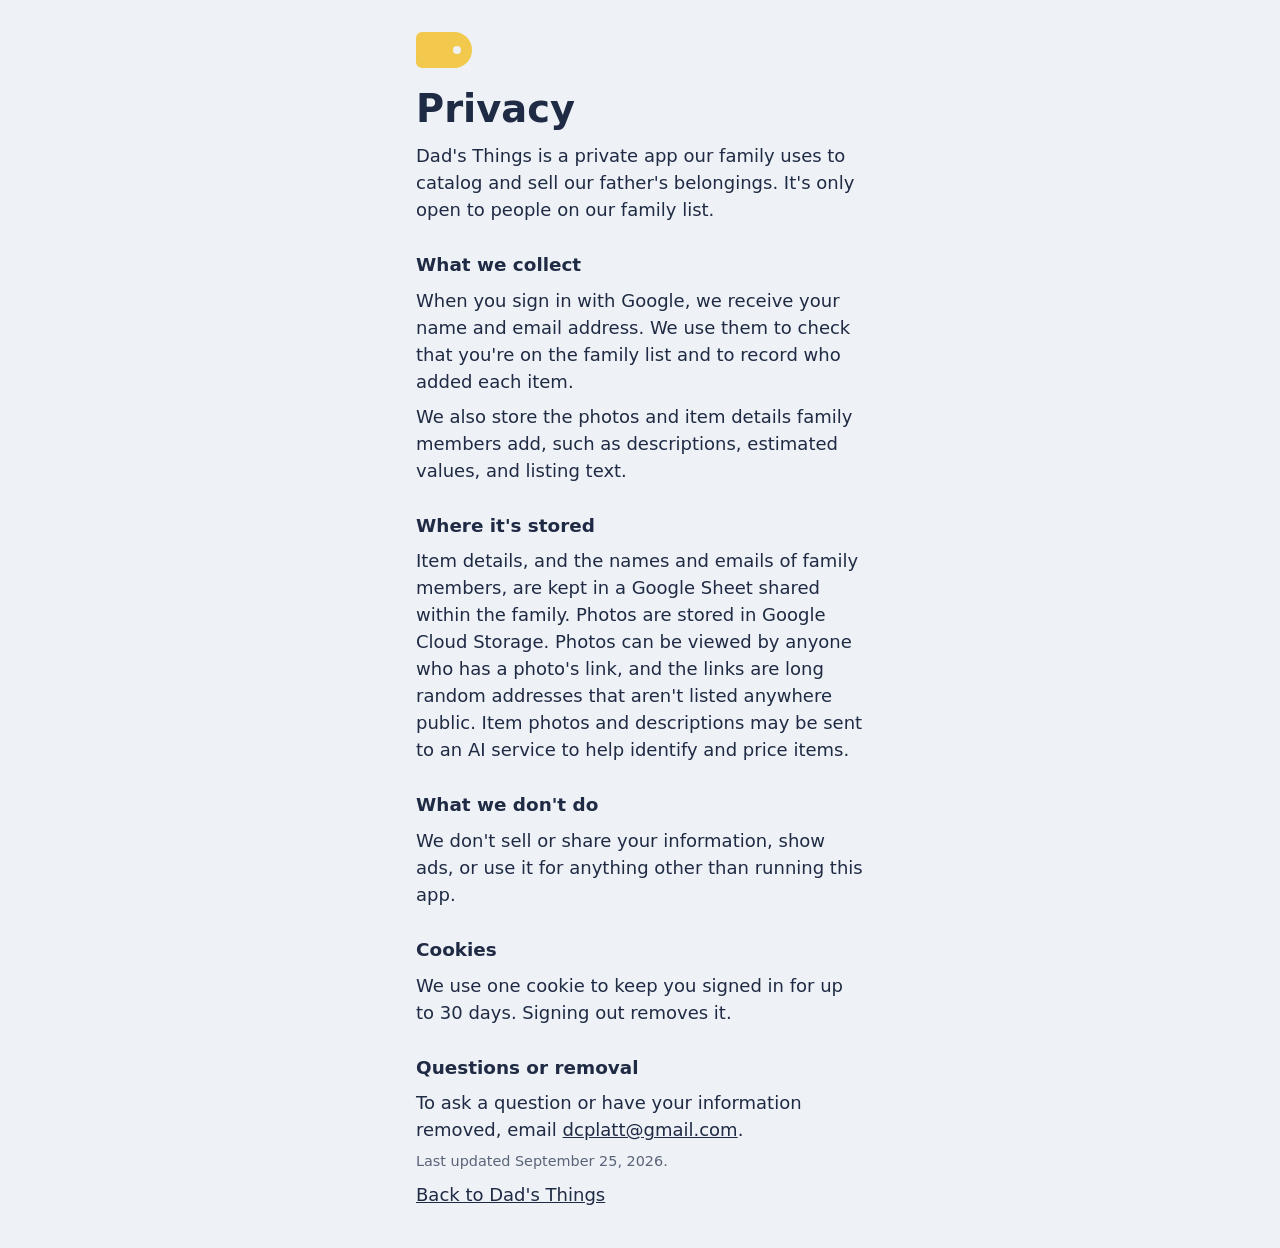
<file: web/privacy.html>
<!doctype html>
<html lang="en">
<head>
  <meta charset="utf-8">
  <meta name="viewport" content="width=device-width, initial-scale=1">
  <title>Privacy – Dad's Things</title>
  <link rel="stylesheet" href="style.css">
</head>
<body class="page">
  <main class="prose">
    <div class="tag" aria-hidden="true"></div>
    <h1>Privacy</h1>
    <p>Dad's Things is a private app our family uses to catalog and sell our father's belongings. It's only open to people on our family list.</p>

    <h2>What we collect</h2>
    <p>When you sign in with Google, we receive your name and email address. We use them to check that you're on the family list and to record who added each item.</p>
    <p>We also store the photos and item details family members add, such as descriptions, estimated values, and listing text.</p>

    <h2>Where it's stored</h2>
    <p>Item details, and the names and emails of family members, are kept in a Google Sheet shared within the family. Photos are stored in Google Cloud Storage. Photos can be viewed by anyone who has a photo's link, and the links are long random addresses that aren't listed anywhere public. Item photos and descriptions may be sent to an AI service to help identify and price items.</p>

    <h2>What we don't do</h2>
    <p>We don't sell or share your information, show ads, or use it for anything other than running this app.</p>

    <h2>Cookies</h2>
    <p>We use one cookie to keep you signed in for up to 30 days. Signing out removes it.</p>

    <h2>Questions or removal</h2>
    <p>To ask a question or have your information removed, email <a href="mailto:dcplatt@gmail.com">dcplatt@gmail.com</a>.</p>

    <p class="updated">Last updated September 25, 2026.</p>
    <p><a href="/">Back to Dad's Things</a></p>
  </main>
</body>
</html>
</file>
<file: web/style.css>
:root {
  --ink: #1f2a44;
  --muted: #5a6479;
  --paper: #eef1f5;
  --tag: #f2c94c;
  --bad: #b3362b;
}
* { box-sizing: border-box; }
[hidden] { display: none !important; }
body {
  margin: 0;
  min-height: 100vh;
  display: grid;
  grid-template-rows: 1fr auto;
  place-items: center;
  background: var(--paper);
  color: var(--ink);
  font: 18px/1.5 system-ui, -apple-system, "Segoe UI", Roboto, sans-serif;
}
main { padding: 2rem; width: 100%; max-width: 32rem; }
.tag {
  width: 3.5rem; height: 2.25rem;
  background: var(--tag);
  border-radius: 0.4rem 1.2rem 1.2rem 0.4rem;
  position: relative;
  margin-bottom: 1.25rem;
}
.tag::after {
  content: ""; position: absolute; right: 0.7rem; top: 50%;
  width: 0.5rem; height: 0.5rem; margin-top: -0.25rem;
  border-radius: 50%; background: var(--paper);
}
h1 { font-size: 2.4rem; line-height: 1.1; margin: 0 0 0.75rem; }
#google-button { margin: 1.25rem 0 0.5rem; min-height: 44px; }
.message { color: var(--bad); font-size: 0.95rem; }
.greeting { margin-bottom: 0; }
.email { color: var(--muted); margin-top: 0; font-size: 0.95rem; }
button {
  font: inherit;
  padding: 0.6rem 1.2rem;
  border: 2px solid var(--ink);
  border-radius: 999px;
  background: transparent;
  color: var(--ink);
  cursor: pointer;
}
button:focus-visible { outline: 3px solid var(--tag); outline-offset: 2px; }
footer { padding: 1rem; font-size: 0.8rem; color: var(--muted); }
body.page { display: block; }
body.page main { margin: 0 auto; }
.prose h2 { font-size: 1.15rem; margin: 1.75rem 0 0.25rem; }
.prose p { margin: 0.5rem 0; }
.updated { color: var(--muted); font-size: 0.9rem; margin-top: 2rem; }
a { color: var(--ink); }
footer a { color: var(--muted); }
</file>
